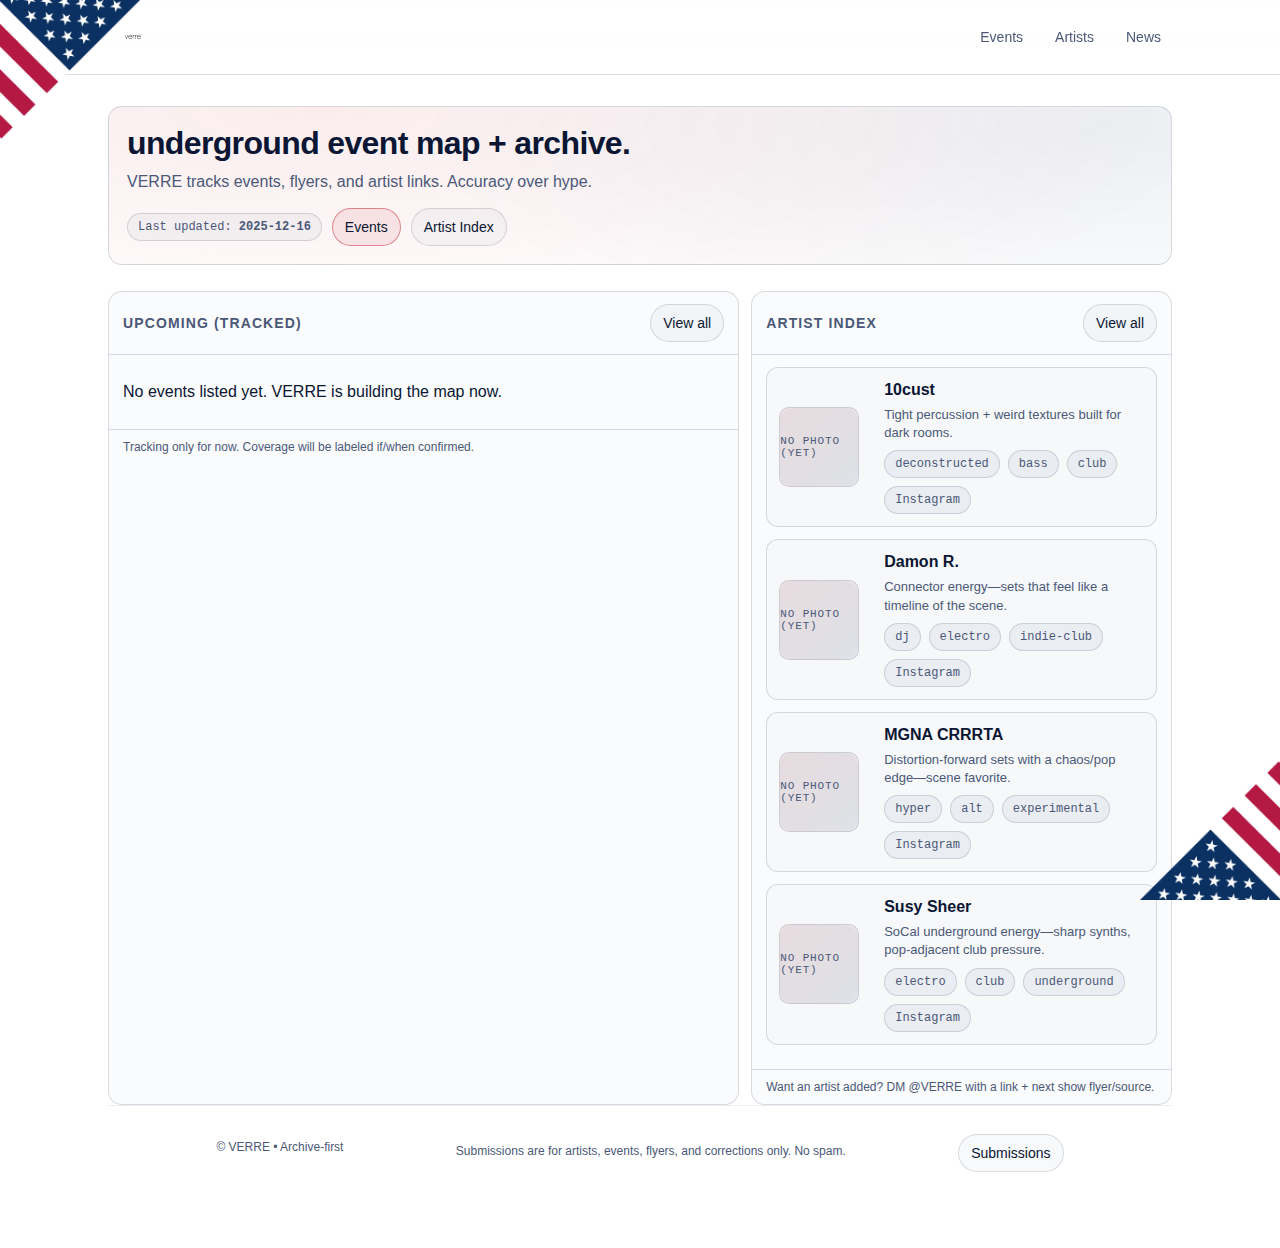
<file: index.html>
<!doctype html>
<html lang="en">
<head>
  <meta charset="utf-8" />
  <meta name="viewport" content="width=device-width, initial-scale=1" />
  <title>VERRE — Scene Map</title>
  <link rel="stylesheet" href="style.css" />
</head>

<body data-page="home">
  <!-- Flag corners: keep off for now (CSS display:none) -->
  <div class="flag-corner tl" aria-hidden="true"></div>
  <div class="flag-corner br" aria-hidden="true"></div>

  <div class="topbar">
    <div class="nav">
      <a class="brand" href="index.html" aria-label="VERRE home">
        <img class="logo" src="assets/brand/verre.png" alt="VERRE logo" />
      </a>

      <div class="menu">
        <a href="events.html">Events</a>
        <a href="artists.html">Artists</a>
        <a href="news.html">News</a>
      </div>
    </div>
  </div>

  <div class="wrap">
    <div class="hero">
      <h1>underground event map + archive.</h1>
      <p>VERRE tracks events, flyers, and artist links. Accuracy over hype.</p>
      <div class="meta">
        <span class="pill">Last updated: <strong id="lastUpdated"></strong></span>
        <a class="btn primary" href="events.html">Events</a>
        <a class="btn" href="artists.html">Artist Index</a>
      </div>
    </div>

    <div class="grid">
      <div class="card">
        <div class="hd">
          <h2>Upcoming (tracked)</h2>
          <a class="btn" href="events.html">View all</a>
        </div>
        <div class="bd">
          <div class="list" id="homeEvents"></div>
        </div>
        <div class="ft">Tracking only for now. Coverage will be labeled if/when confirmed.</div>
      </div>

      <div class="card">
        <div class="hd">
          <h2>Artist index</h2>
          <a class="btn" href="artists.html">View all</a>
        </div>
        <div class="bd">
          <div class="list" id="homeArtists"></div>
        </div>
        <div class="ft">Want an artist added? DM @VERRE with a link + next show flyer/source.</div>
      </div>
    </div>

    <div class="footer">
      <div>© VERRE • Archive-first </div>

      <p class="sub" style="margin:8px 0 0; max-width:520px;">
        Submissions are for artists, events, flyers, and corrections only. No spam.
      </p>

      <div style="margin-top:12px;">
        <a class="btn" href="press.html">Submissions</a>
      </div>
    </div>
  </div>

  <script src="data.js"></script>
  <script src="app.js"></script>
</body>
</html>
</file>
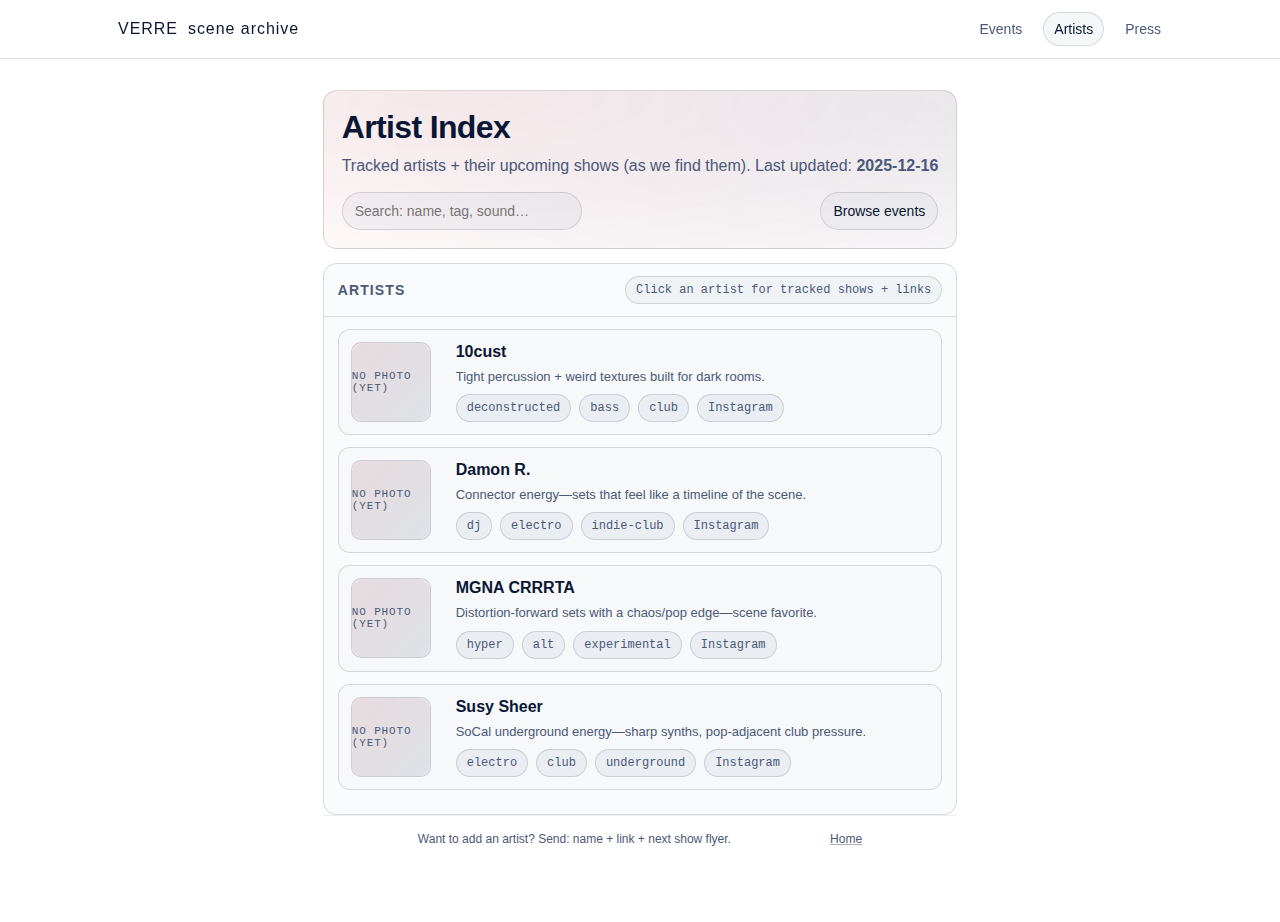
<file: artists.html>
<!doctype html>
<html lang="en">
<head>
  <meta charset="utf-8" />
  <meta name="viewport" content="width=device-width, initial-scale=1" />
  <title>VERRE — Artists</title>
  <link rel="stylesheet" href="style.css" />
</head>
<body data-page="artists">
  <div class="topbar">
    <div class="nav">
      <a class="brand" href="index.html"><span class="mark"></span><span class="name">VERRE</span><span class="tag">scene archive</span></a>
      <div class="menu">
        <a href="events.html">Events</a>
        <a href="artists.html">Artists</a>
        <a href="press.html">Press</a>
      </div>
    </div>
  </div>

  <div class="wrap">
    <div class="hero">
      <h1>Artist Index</h1>
      <p>Tracked artists + their upcoming shows (as we find them). Last updated: <strong id="lastUpdated"></strong></p>
      <div class="meta tools">
        <div class="search">
          <input id="q" type="search" placeholder="Search: name, tag, sound…" />
        </div>
        <a class="btn" href="events.html">Browse events</a>
      </div>
    </div>

    <div class="card">
      <div class="hd">
        <h2>Artists</h2>
        <span class="pill">Click an artist for tracked shows + links</span>
      </div>
      <div class="bd">
        <div class="list" id="artistsList"></div>
      </div>
    </div>

    <div class="footer">
      <div>Want to add an artist? Send: name + link + next show flyer.</div>
      <div><a class="smalllink" href="index.html">Home</a></div>
    </div>
  </div>

  <script src="data.js"></script>
  <script src="app.js"></script>
</body>
</html>
</file>
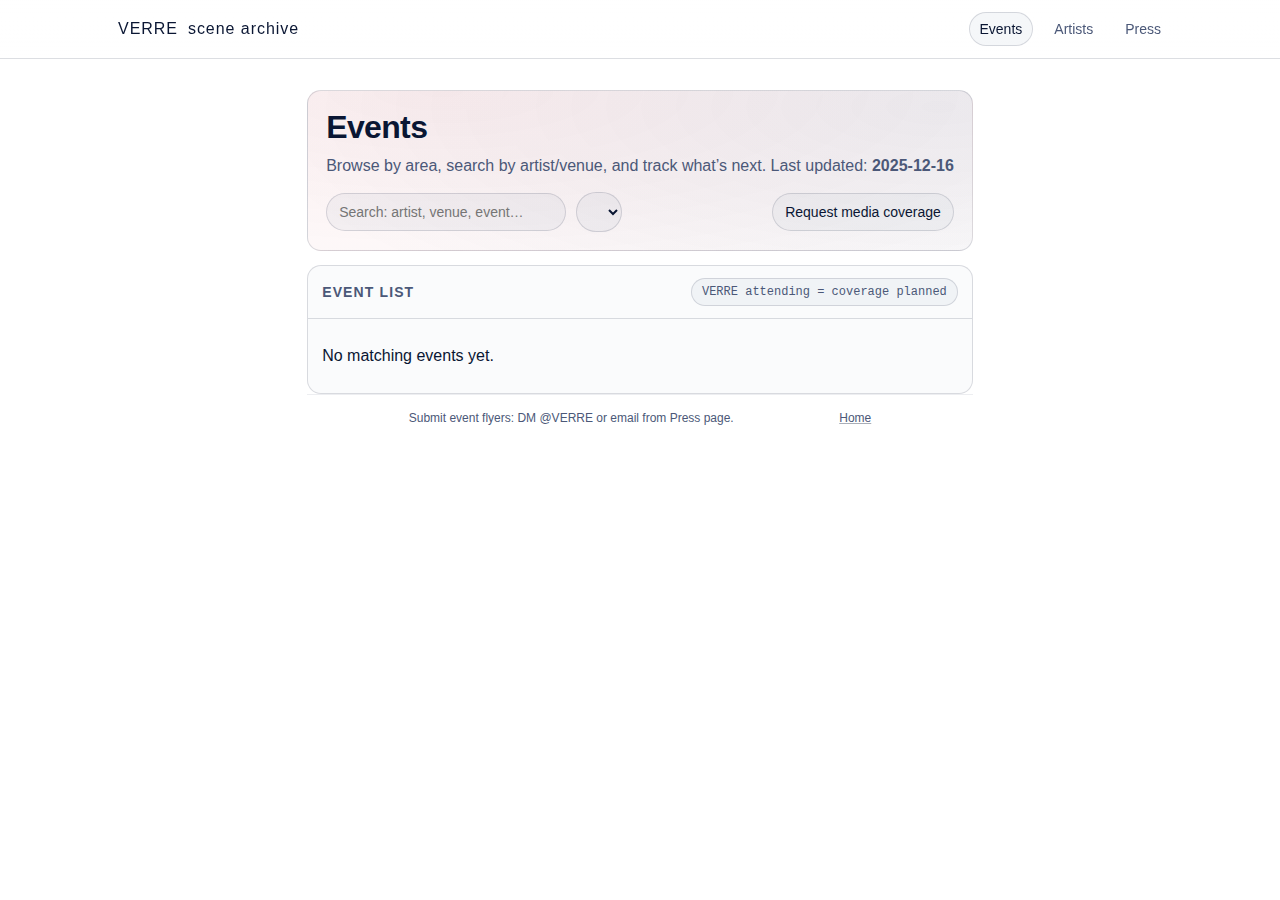
<file: events.html>
<!doctype html>
<html lang="en">
<head>
  <meta charset="utf-8" />
  <meta name="viewport" content="width=device-width, initial-scale=1" />
  <title>VERRE — Events</title>
  <link rel="stylesheet" href="style.css" />
</head>
<body data-page="events">
  <div class="topbar">
    <div class="nav">
      <a class="brand" href="index.html"><span class="mark"></span><span class="name">VERRE</span><span class="tag">scene archive</span></a>
      <div class="menu">
        <a href="events.html">Events</a>
        <a href="artists.html">Artists</a>
        <a href="press.html">Press</a>
      </div>
    </div>
  </div>

  <div class="wrap">
    <div class="hero">
      <h1>Events</h1>
      <p>Browse by area, search by artist/venue, and track what’s next. Last updated: <strong id="lastUpdated"></strong></p>
      <div class="meta tools">
        <div class="search">
          <input id="q" type="search" placeholder="Search: artist, venue, event…" />
          <select id="areaFilter"></select>
        </div>
        <a class="btn" href="press.html">Request media coverage</a>
      </div>
    </div>

    <div class="card">
      <div class="hd">
        <h2>Event list</h2>
        <span class="pill">VERRE attending = coverage planned</span>
      </div>
      <div class="bd">
        <div class="list" id="eventsList"></div>
      </div>
    </div>

    <div class="footer">
      <div>Submit event flyers: DM @VERRE or email from Press page.</div>
      <div><a class="smalllink" href="index.html">Home</a></div>
    </div>
  </div>

  <script src="data.js"></script>
  <script src="app.js"></script>
</body>
</html>
</file>
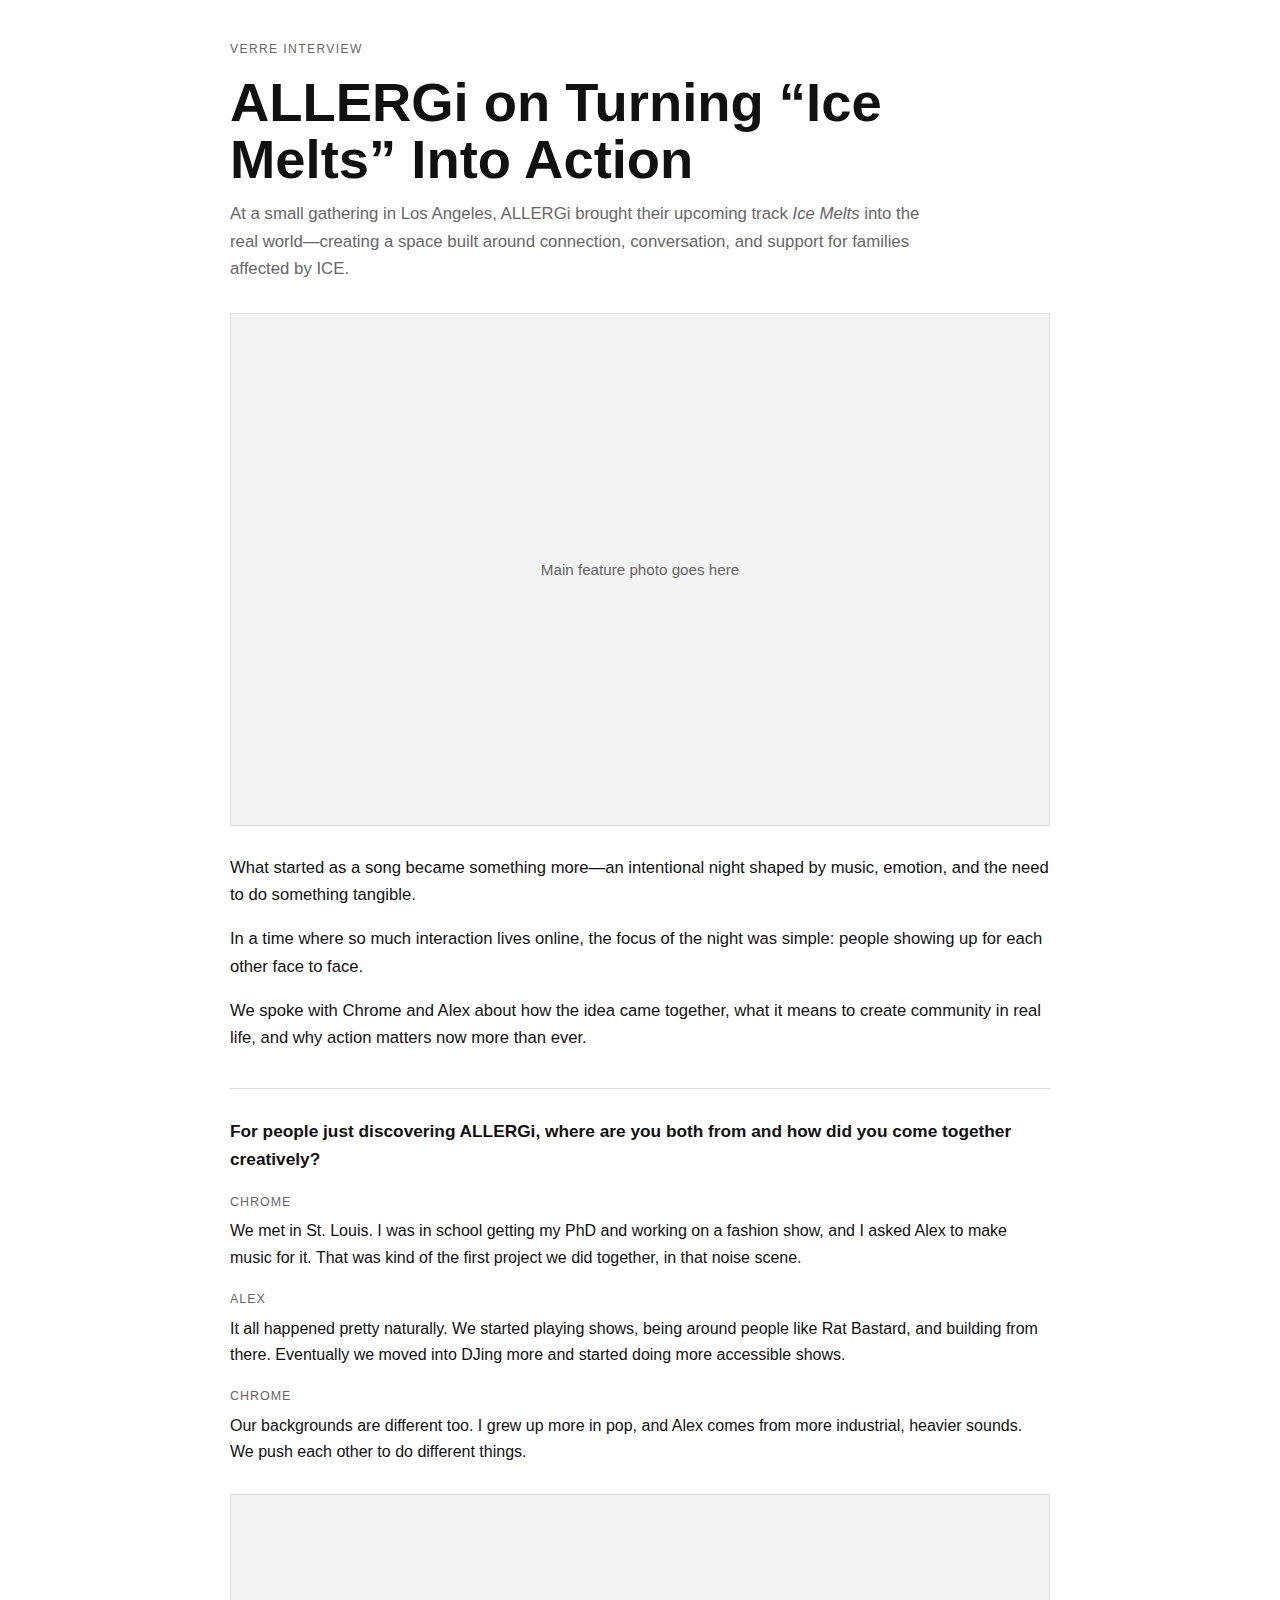
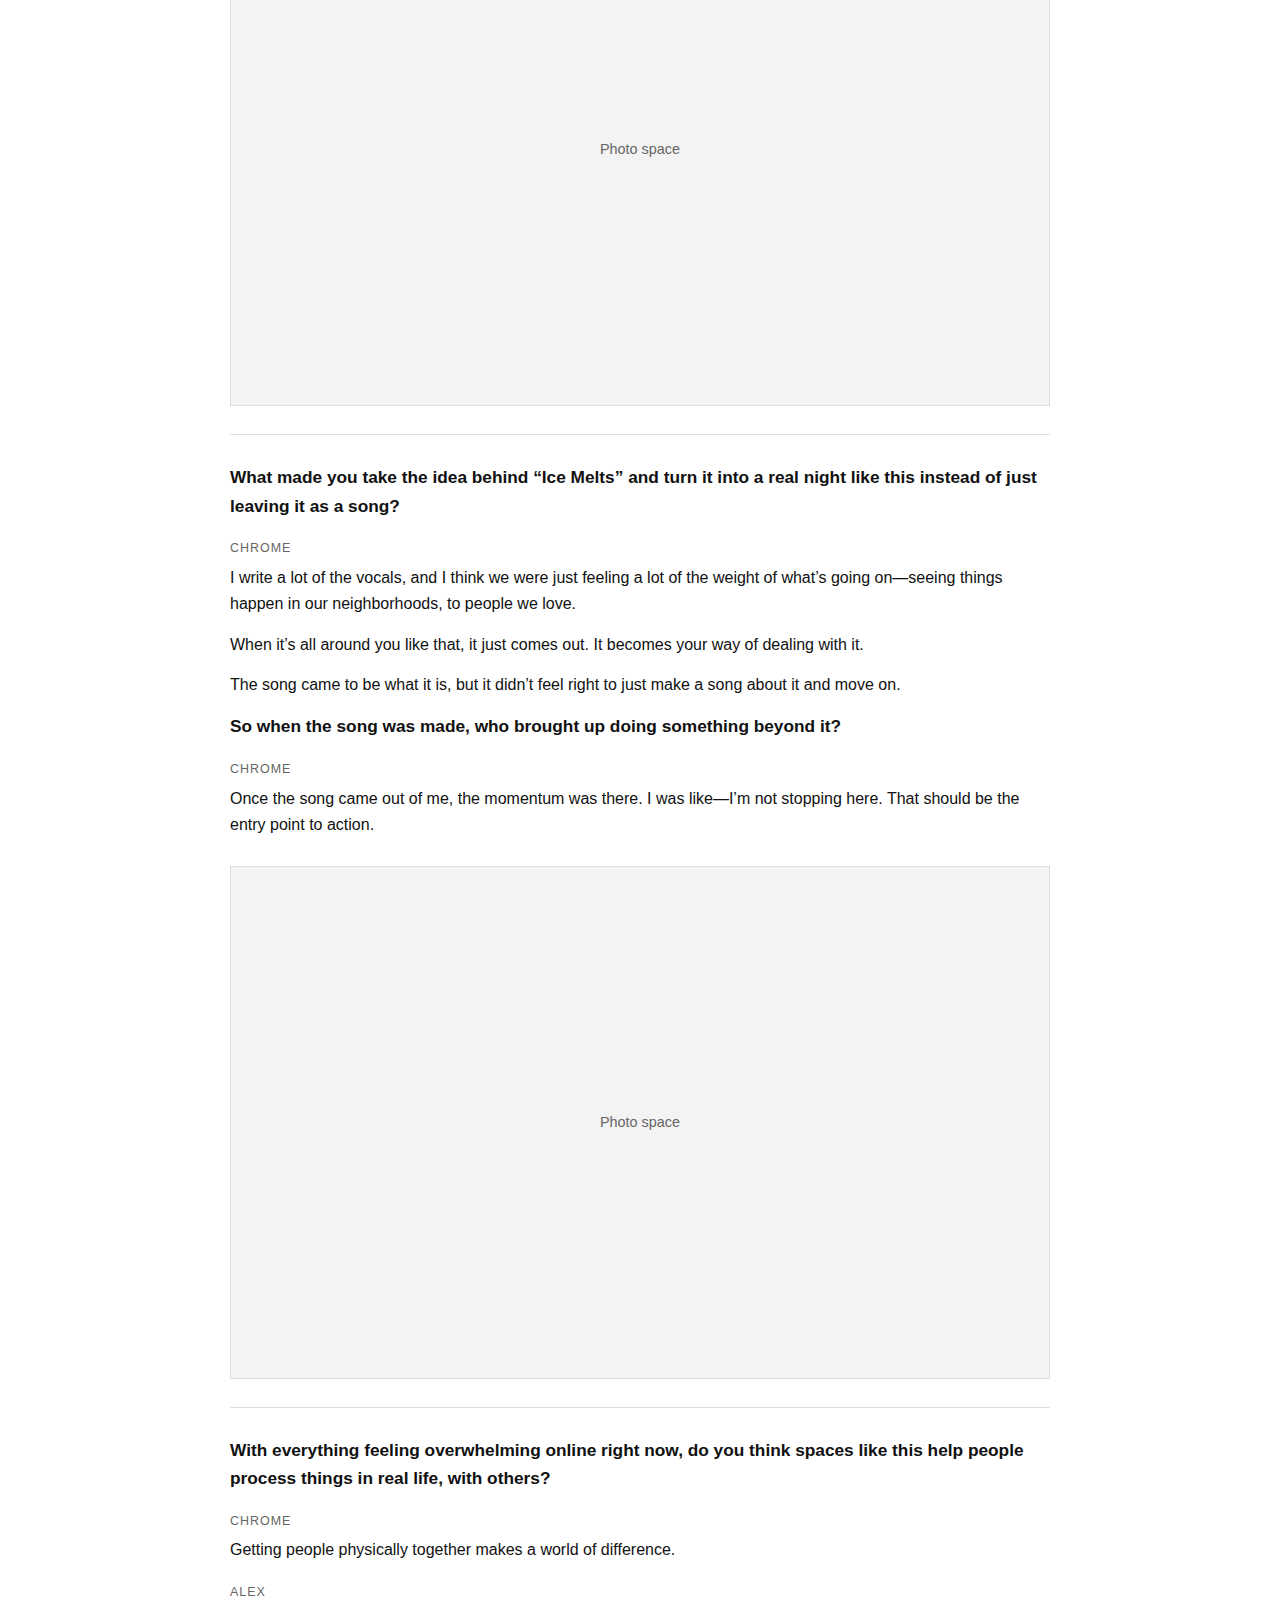
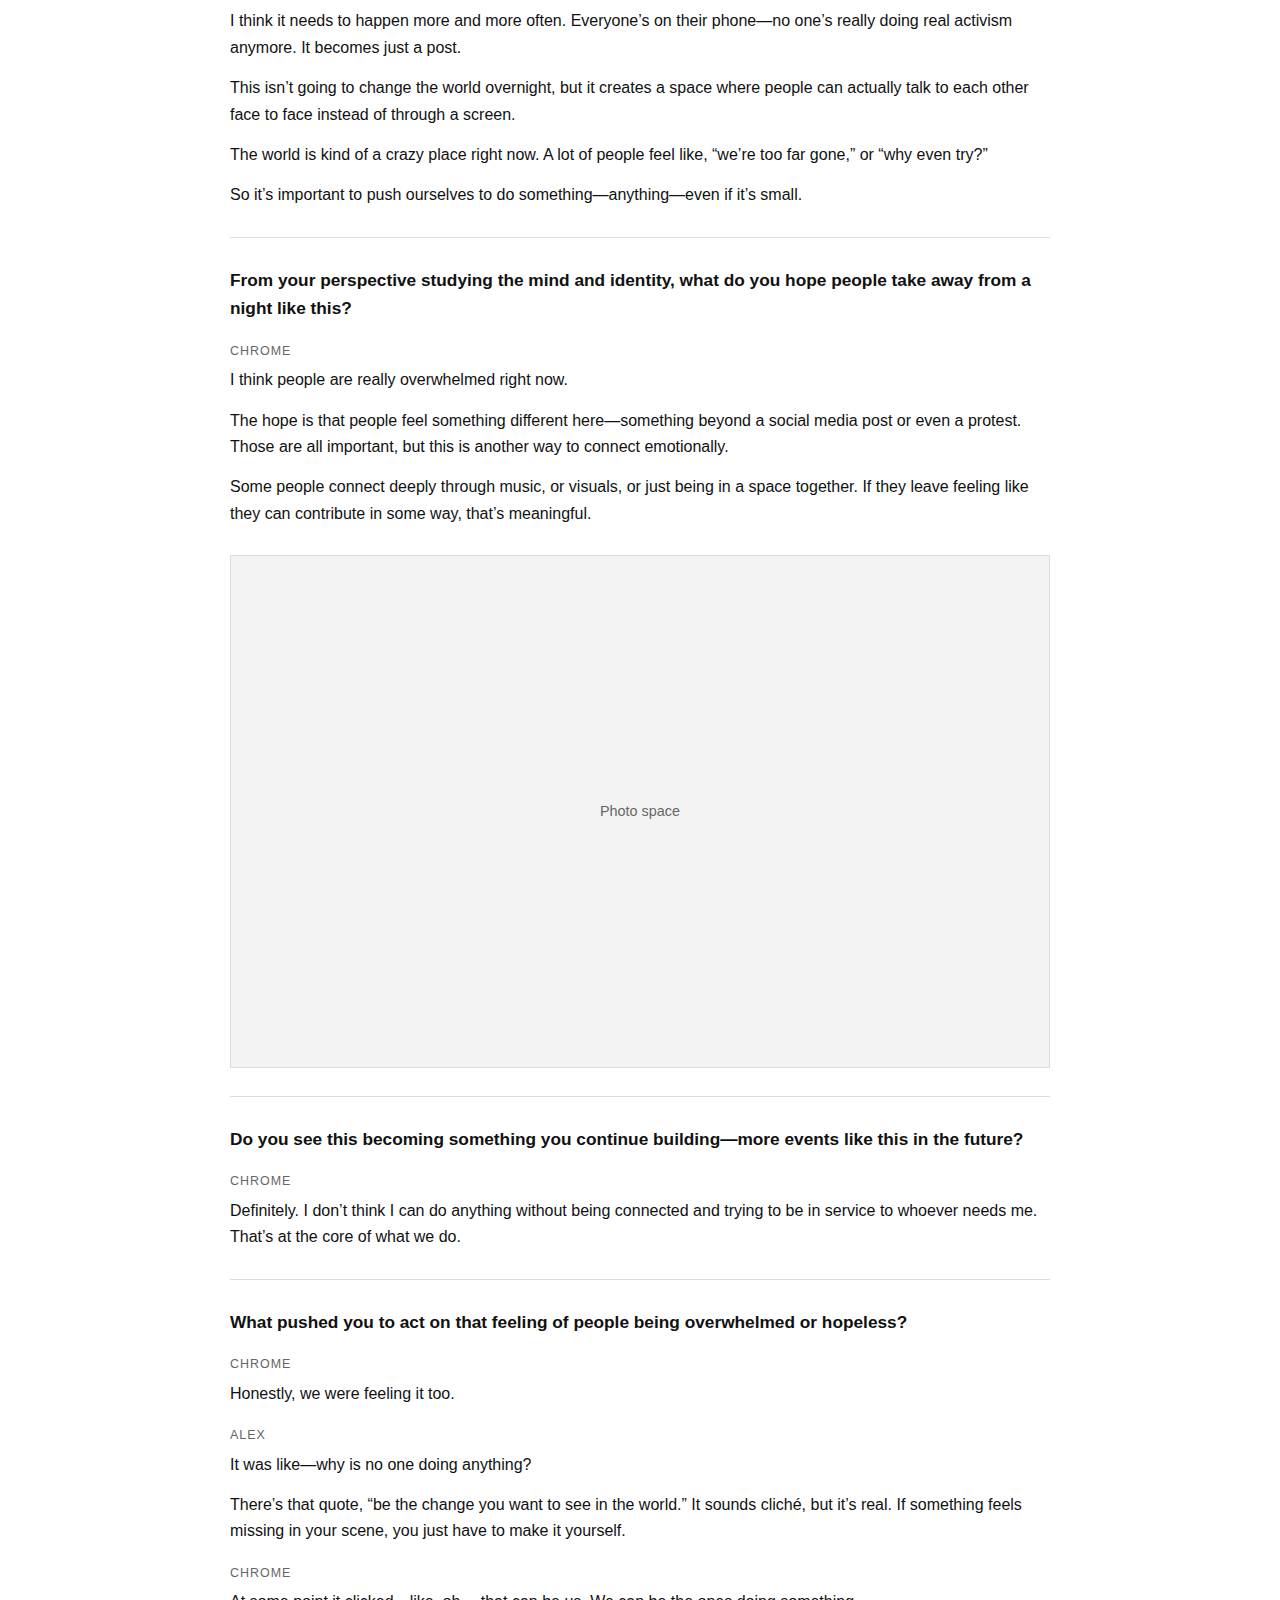
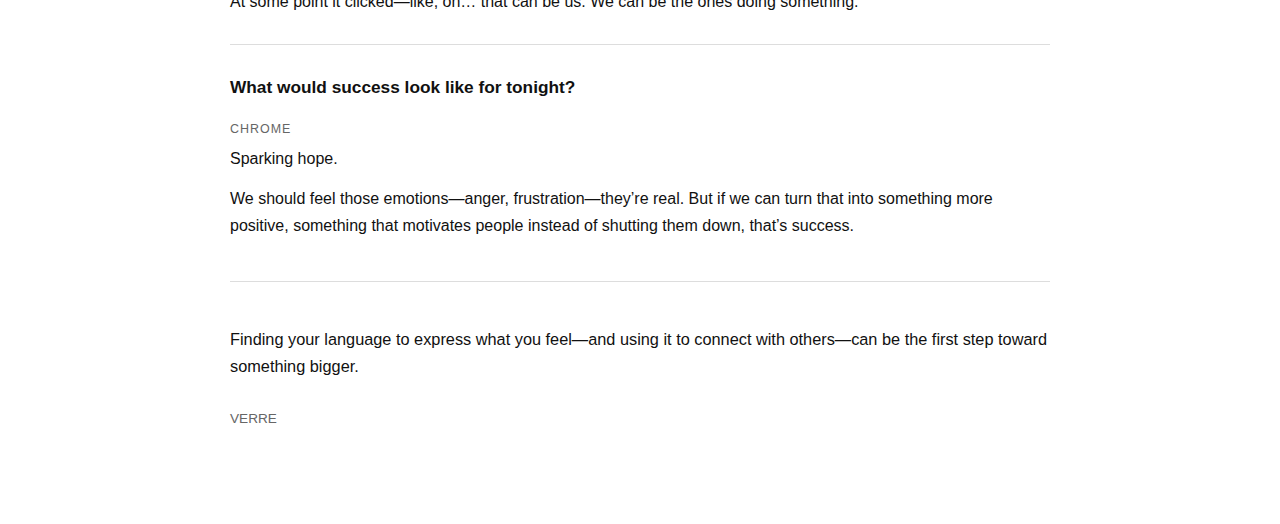
<file: ice-melts.html>
<!doctype html>
<html lang="en">
<head>
  <meta charset="UTF-8" />
  <meta name="viewport" content="width=device-width, initial-scale=1.0" />
  <title>ALLERGi on Turning “Ice Melts” Into Action — VERRE</title>
  <style>
    :root{
      --bg:#ffffff;
      --text:#111111;
      --muted:#666666;
      --line:#dddddd;
      --max:820px;
    }

    *{
      box-sizing:border-box;
    }

    body{
      margin:0;
      background:var(--bg);
      color:var(--text);
      font-family:Arial, Helvetica, sans-serif;
      line-height:1.65;
    }

    .page{
      width:100%;
      padding:40px 20px 80px;
    }

    .article{
      max-width:var(--max);
      margin:0 auto;
    }

    .eyebrow{
      font-size:12px;
      letter-spacing:0.12em;
      text-transform:uppercase;
      color:var(--muted);
      margin-bottom:14px;
    }

    h1{
      font-size:clamp(2rem, 5vw, 3.4rem);
      line-height:1.05;
      margin:0 0 12px;
      font-weight:700;
    }

    .dek{
      font-size:1.05rem;
      color:var(--muted);
      max-width:700px;
      margin:0 0 30px;
    }

    .hero-image,
    .inline-image{
      width:100%;
      border:1px solid var(--line);
      background:#f3f3f3;
      display:flex;
      align-items:center;
      justify-content:center;
      text-align:center;
      color:var(--muted);
      overflow:hidden;
    }

    .hero-image{
      aspect-ratio:16 / 10;
      margin:0 0 28px;
      font-size:0.95rem;
    }

    .inline-image{
      aspect-ratio:16 / 10;
      margin:28px 0;
      font-size:0.9rem;
    }

    .intro{
      font-size:1.04rem;
      margin-bottom:36px;
    }

    .qa{
      border-top:1px solid var(--line);
      padding-top:28px;
      margin-top:28px;
    }

    .question{
      font-size:1.08rem;
      font-weight:700;
      margin:0 0 14px;
    }

    .answer-label{
      font-size:0.78rem;
      letter-spacing:0.08em;
      text-transform:uppercase;
      color:var(--muted);
      margin:18px 0 6px;
    }

    .answer{
      margin:0 0 14px;
    }

    .closing{
      border-top:1px solid var(--line);
      margin-top:42px;
      padding-top:28px;
      font-size:1.02rem;
    }

    .footer-note{
      margin-top:28px;
      font-size:0.85rem;
      color:var(--muted);
    }

    em{
      font-style:italic;
    }

    @media (max-width:640px){
      .page{
        padding:24px 16px 56px;
      }

      .question{
        font-size:1rem;
      }

      .intro,
      .closing{
        font-size:0.98rem;
      }
    }
  </style>
</head>
<body>
  <main class="page">
    <article class="article">
      <div class="eyebrow">VERRE Interview</div>

      <h1>ALLERGi on Turning “Ice Melts” Into Action</h1>

      <p class="dek">
        At a small gathering in Los Angeles, ALLERGi brought their upcoming track
        <em>Ice Melts</em> into the real world—creating a space built around connection,
        conversation, and support for families affected by ICE.
      </p>

      <div class="hero-image">
        <!-- Replace this with your main image -->
        <span>Main feature photo goes here</span>
      </div>

      <section class="intro">
        <p>
          What started as a song became something more—an intentional night shaped by
          music, emotion, and the need to do something tangible.
        </p>
        <p>
          In a time where so much interaction lives online, the focus of the night was
          simple: people showing up for each other face to face.
        </p>
        <p>
          We spoke with Chrome and Alex about how the idea came together, what it means
          to create community in real life, and why action matters now more than ever.
        </p>
      </section>

      <section class="qa">
        <h2 class="question">
          For people just discovering ALLERGi, where are you both from and how did you come
          together creatively?
        </h2>

        <div class="answer-label">Chrome</div>
        <p class="answer">
          We met in St. Louis. I was in school getting my PhD and working on a fashion
          show, and I asked Alex to make music for it. That was kind of the first project
          we did together, in that noise scene.
        </p>

        <div class="answer-label">Alex</div>
        <p class="answer">
          It all happened pretty naturally. We started playing shows, being around people
          like Rat Bastard, and building from there. Eventually we moved into DJing more
          and started doing more accessible shows.
        </p>

        <div class="answer-label">Chrome</div>
        <p class="answer">
          Our backgrounds are different too. I grew up more in pop, and Alex comes from
          more industrial, heavier sounds. We push each other to do different things.
        </p>
      </section>

      <div class="inline-image">
        <!-- Replace this with an image from the event or portrait -->
        <span>Photo space</span>
      </div>

      <section class="qa">
        <h2 class="question">
          What made you take the idea behind “Ice Melts” and turn it into a real night like
          this instead of just leaving it as a song?
        </h2>

        <div class="answer-label">Chrome</div>
        <p class="answer">
          I write a lot of the vocals, and I think we were just feeling a lot of the
          weight of what’s going on—seeing things happen in our neighborhoods, to people
          we love.
        </p>

        <p class="answer">
          When it’s all around you like that, it just comes out. It becomes your way of
          dealing with it.
        </p>

        <p class="answer">
          The song came to be what it is, but it didn’t feel right to just make a song
          about it and move on.
        </p>

        <h2 class="question">
          So when the song was made, who brought up doing something beyond it?
        </h2>

        <div class="answer-label">Chrome</div>
        <p class="answer">
          Once the song came out of me, the momentum was there. I was like—I’m not stopping
          here. That should be the entry point to action.
        </p>
      </section>

      <div class="inline-image">
        <!-- Replace this with artwork, DJ photo, or crowd detail -->
        <span>Photo space</span>
      </div>

      <section class="qa">
        <h2 class="question">
          With everything feeling overwhelming online right now, do you think spaces like
          this help people process things in real life, with others?
        </h2>

        <div class="answer-label">Chrome</div>
        <p class="answer">
          Getting people physically together makes a world of difference.
        </p>

        <div class="answer-label">Alex</div>
        <p class="answer">
          I think it needs to happen more and more often. Everyone’s on their phone—no
          one’s really doing real activism anymore. It becomes just a post.
        </p>

        <p class="answer">
          This isn’t going to change the world overnight, but it creates a space where
          people can actually talk to each other face to face instead of through a screen.
        </p>

        <p class="answer">
          The world is kind of a crazy place right now. A lot of people feel like, “we’re
          too far gone,” or “why even try?”
        </p>

        <p class="answer">
          So it’s important to push ourselves to do something—anything—even if it’s small.
        </p>
      </section>

      <section class="qa">
        <h2 class="question">
          From your perspective studying the mind and identity, what do you hope people
          take away from a night like this?
        </h2>

        <div class="answer-label">Chrome</div>
        <p class="answer">
          I think people are really overwhelmed right now.
        </p>

        <p class="answer">
          The hope is that people feel something different here—something beyond a social
          media post or even a protest. Those are all important, but this is another way
          to connect emotionally.
        </p>

        <p class="answer">
          Some people connect deeply through music, or visuals, or just being in a space
          together. If they leave feeling like they can contribute in some way, that’s
          meaningful.
        </p>
      </section>

      <div class="inline-image">
        <!-- Replace this with another event photo -->
        <span>Photo space</span>
      </div>

      <section class="qa">
        <h2 class="question">
          Do you see this becoming something you continue building—more events like this in
          the future?
        </h2>

        <div class="answer-label">Chrome</div>
        <p class="answer">
          Definitely. I don’t think I can do anything without being connected and trying to
          be in service to whoever needs me. That’s at the core of what we do.
        </p>
      </section>

      <section class="qa">
        <h2 class="question">
          What pushed you to act on that feeling of people being overwhelmed or hopeless?
        </h2>

        <div class="answer-label">Chrome</div>
        <p class="answer">
          Honestly, we were feeling it too.
        </p>

        <div class="answer-label">Alex</div>
        <p class="answer">
          It was like—why is no one doing anything?
        </p>

        <p class="answer">
          There’s that quote, “be the change you want to see in the world.” It sounds
          cliché, but it’s real. If something feels missing in your scene, you just have
          to make it yourself.
        </p>

        <div class="answer-label">Chrome</div>
        <p class="answer">
          At some point it clicked—like, oh… that can be us. We can be the ones doing
          something.
        </p>
      </section>

      <section class="qa">
        <h2 class="question">
          What would success look like for tonight?
        </h2>

        <div class="answer-label">Chrome</div>
        <p class="answer">
          Sparking hope.
        </p>

        <p class="answer">
          We should feel those emotions—anger, frustration—they’re real. But if we can
          turn that into something more positive, something that motivates people instead
          of shutting them down, that’s success.
        </p>
      </section>

      <section class="closing">
        <p>
          Finding your language to express what you feel—and using it to connect with
          others—can be the first step toward something bigger.
        </p>

        <p class="footer-note">
          VERRE
        </p>
      </section>
    </article>
  </main>
</body>
</html>
</file>
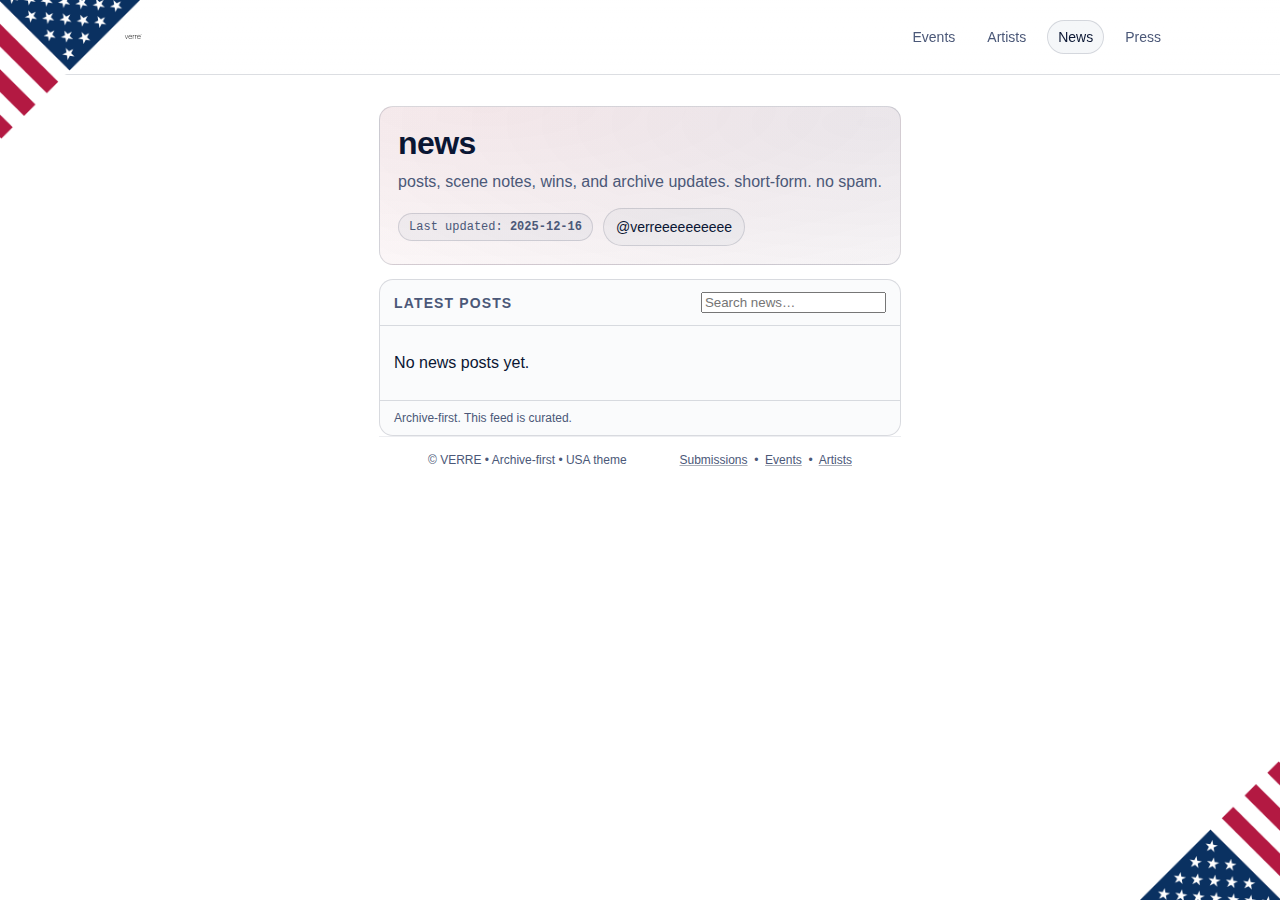
<file: news.html>
<!DOCTYPE html>
<html lang="en">
<head>
  <meta charset="UTF-8" />
  <meta name="viewport" content="width=device-width, initial-scale=1.0" />
  <title>VERRE — News</title>
  <link rel="stylesheet" href="style.css" />
</head>

<body data-page="news">
  <!-- Flag corners (same as index) -->
  <div class="flag-corner tl" aria-hidden="true"></div>
  <div class="flag-corner br" aria-hidden="true"></div>

  <!-- Use the SAME topbar/nav structure as your modern index -->
  <div class="topbar">
    <div class="nav">
      <a class="brand" href="index.html" aria-label="VERRE home">
        <img class="logo" src="assets/brand/verre.png" alt="VERRE logo" />
      </a>

      <div class="menu">
        <a href="events.html">Events</a>
        <a href="artists.html">Artists</a>
        <a href="news.html">News</a>
        <a href="press.html">Press</a>
      </div>
    </div>
  </div>

  <div class="wrap">
    <!-- Tumblr-style header block -->
    <div class="hero">
      <h1>news</h1>
      <p>posts, scene notes, wins, and archive updates. short-form. no spam.</p>

      <div class="meta">
        <span class="pill">Last updated: <strong id="lastUpdated"></strong></span>
        <a class="btn" href="https://www.instagram.com/verreeeeeeeeee/" target="_blank" rel="noopener">@verreeeeeeeeee</a>
      </div>
    </div>

    <!-- Feed -->
    <div class="card">
      <div class="hd">
        <h2>Latest posts</h2>
        <div class="row" style="margin-top:0;">
          <input id="newsSearch" class="input" placeholder="Search news…" />
        </div>
      </div>

      <div class="bd">
        <div id="newsList" class="list"></div>
      </div>

      <div class="ft">Archive-first. This feed is curated.</div>
    </div>

    <!-- Footer matches your index vibe -->
    <div class="footer">
      <div>© VERRE • Archive-first • USA theme</div>
      <div>
        <a class="smalllink" href="press.html">Submissions</a>
        &nbsp;•&nbsp;
        <a class="smalllink" href="events.html">Events</a>
        &nbsp;•&nbsp;
        <a class="smalllink" href="artists.html">Artists</a>
      </div>
    </div>
  </div>

  <script src="data.js"></script>
  <script src="app.js"></script>
</body>
</html>
</file>
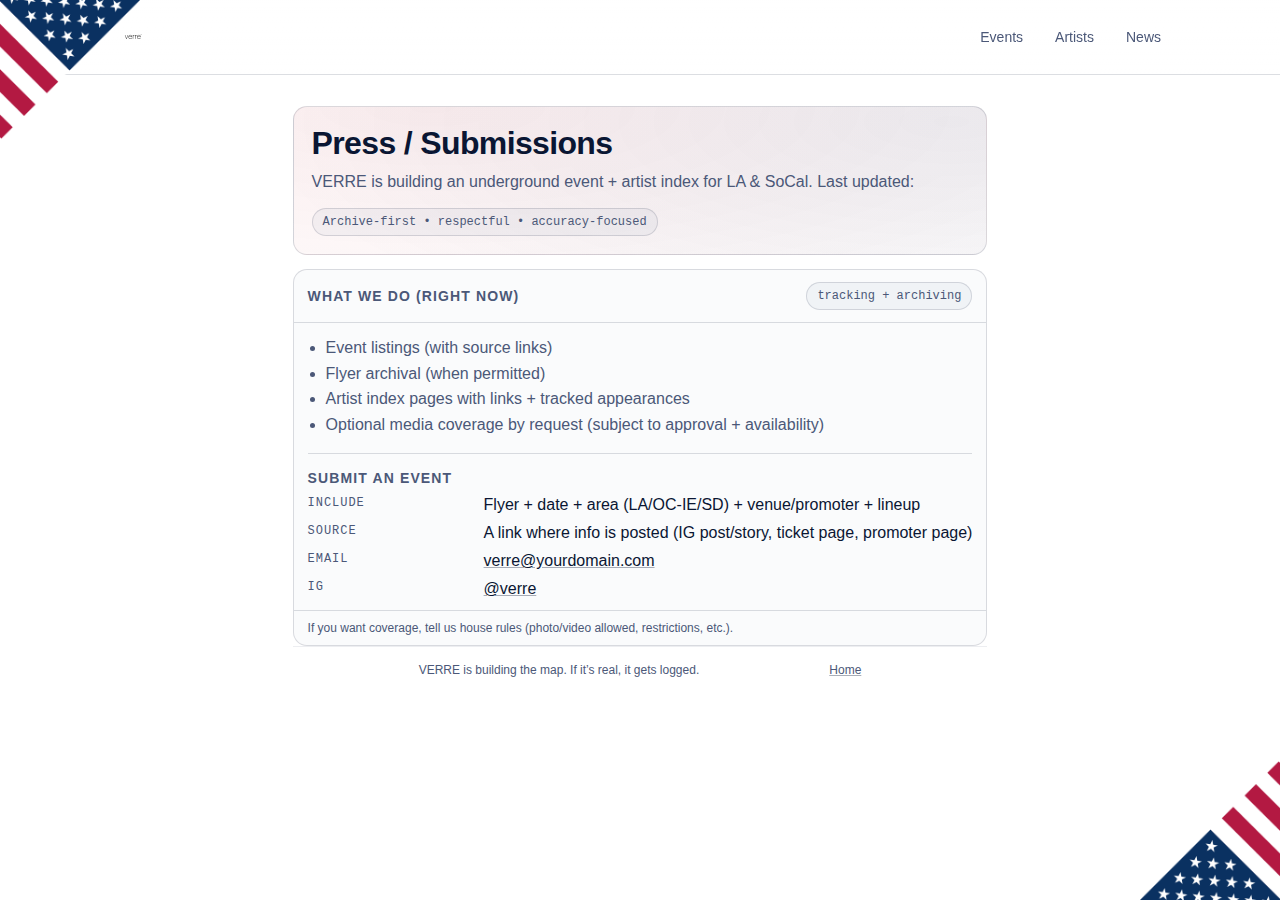
<file: press.html>
<!doctype html>
<html lang="en">
<head>
  <meta charset="utf-8" />
  <meta name="viewport" content="width=device-width, initial-scale=1" />
  <title>VERRE — Submissions</title>
  <link rel="stylesheet" href="style.css" />
</head>
<body data-page="press">
  <div class="flag-corner tl" aria-hidden="true"></div>
  <div class="flag-corner br" aria-hidden="true"></div>

  <div class="topbar">
    <div class="nav">
      <a class="brand" href="index.html" aria-label="VERRE home">
        <img class="logo" src="assets/brand/verre.png" alt="VERRE logo" />
      </a>
      <div class="menu">
         <a href="events.html">Events</a>
        <a href="artists.html">Artists</a>
        <a href="news.html">News</a>
      </div>
    </div>
  </div>

  <div class="wrap">
    <div class="hero">
      <h1>Press / Submissions</h1>
      <p>VERRE is building an underground event + artist index for LA & SoCal. Last updated: <strong id="lastUpdated"></strong></p>
      <div class="meta">
        <span class="pill">Archive-first • respectful • accuracy-focused</span>
      </div>
    </div>

    <div class="card">
      <div class="hd">
        <h2>What we do (right now)</h2>
        <span class="pill">tracking + archiving</span>
      </div>
      <div class="bd">
        <ul style="margin:0; padding-left:18px; color:var(--muted); line-height:1.6">
          <li>Event listings (with source links)</li>
          <li>Flyer archival (when permitted)</li>
          <li>Artist index pages with links + tracked appearances</li>
          <li>Optional media coverage by request (subject to approval + availability)</li>
        </ul>

        <hr class="sep">

        <h3 style="margin:0 0 10px; font-size:14px; color:var(--muted); letter-spacing:.08em; text-transform:uppercase;">Submit an event</h3>
        <dl class="kv">
          <dt>Include</dt><dd>Flyer + date + area (LA/OC-IE/SD) + venue/promoter + lineup</dd>
          <dt>Source</dt><dd>A link where info is posted (IG post/story, ticket page, promoter page)</dd>
          <dt>Email</dt><dd><a class="smalllink" href="mailto:verre@yourdomain.com">verre@yourdomain.com</a></dd>
          <dt>IG</dt><dd><a class="smalllink" href="#" target="_blank" rel="noopener">@verre</a></dd>
        </dl>
      </div>
      <div class="ft">If you want coverage, tell us house rules (photo/video allowed, restrictions, etc.).</div>
    </div>

    <div class="footer">
      <div>VERRE is building the map. If it’s real, it gets logged.</div>
      <div><a class="smalllink" href="index.html">Home</a></div>
    </div>
  </div>

  <script src="data.js"></script>
  <script src="app.js"></script>
</body>
</html>
</file>
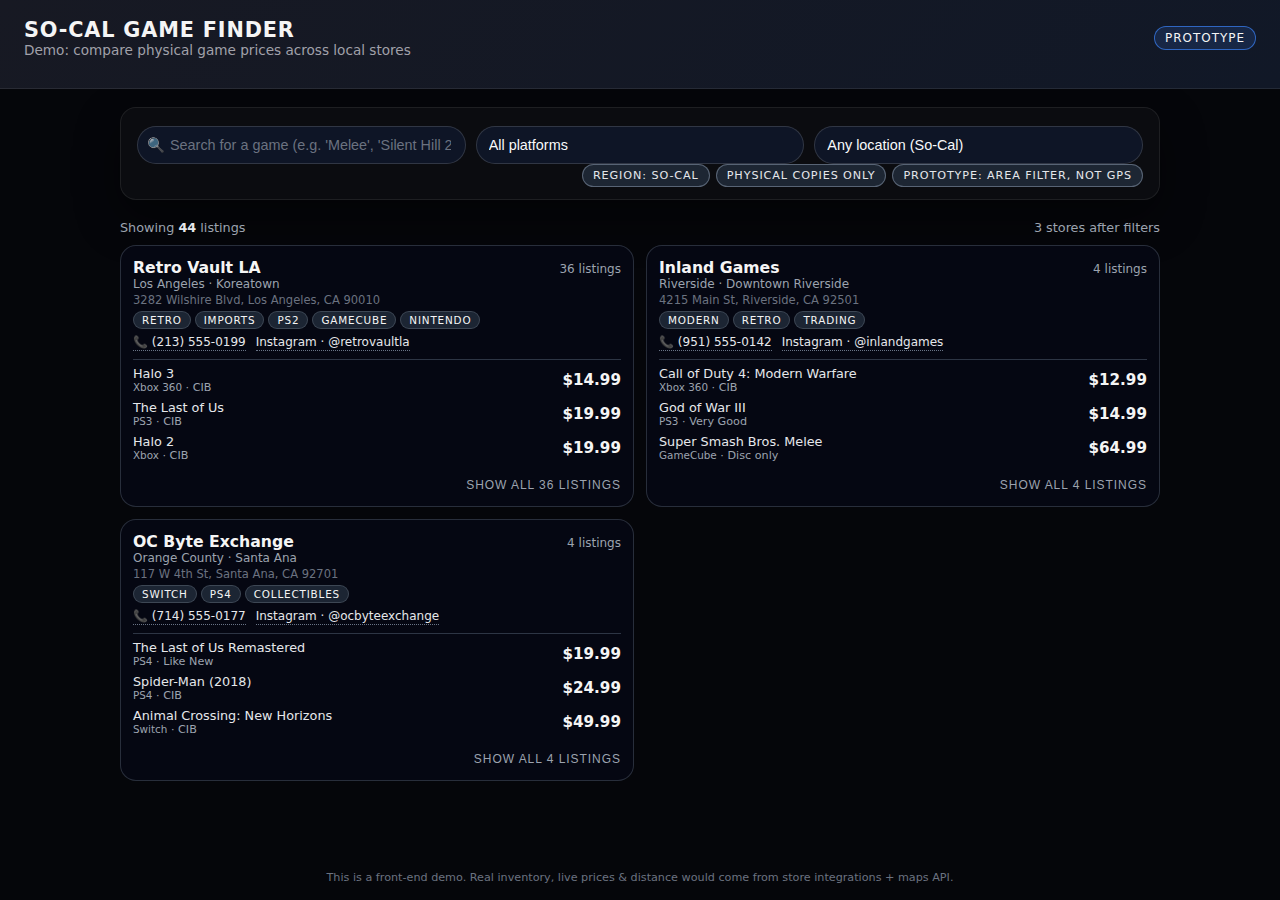
<file: socal-game-finder-platform-groups.html>
<!DOCTYPE html>
<html lang="en">
<head>
  <meta charset="UTF-8" />
  <title>So-Cal Game Stores – Demo (Platform Groups)</title>
  <meta name="viewport" content="width=device-width, initial-scale=1.0" />

  <style>
    /* ============= RESET ============= */
    *, *::before, *::after {
      box-sizing: border-box;
    }
    body {
      margin: 0;
      font-family: system-ui, -apple-system, BlinkMacSystemFont, "Segoe UI", sans-serif;
      background: #05060a;
      color: #f5f5f5;
    }
    a { color: inherit; text-decoration: none; }

    /* ============= LAYOUT ============= */
    .page {
      min-height: 100vh;
      display: flex;
      flex-direction: column;
    }

    header {
      padding: 16px 20px;
      background: linear-gradient(135deg, #171923, #111827);
      border-bottom: 1px solid rgba(255,255,255,0.08);
      position: sticky;
      top: 0;
      z-index: 10;
    }

    .brand {
      display: flex;
      justify-content: space-between;
      align-items: center;
      gap: 8px;
      margin-bottom: 12px;
    }

    .brand-title {
      font-size: 1.3rem;
      font-weight: 700;
      letter-spacing: 0.04em;
      text-transform: uppercase;
    }

    .brand-pill {
      font-size: 0.75rem;
      padding: 4px 10px;
      border-radius: 999px;
      background: rgba(59,130,246,0.15);
      border: 1px solid rgba(59,130,246,0.7);
      text-transform: uppercase;
      letter-spacing: 0.08em;
      white-space: nowrap;
    }

    .header-sub {
      font-size: 0.85rem;
      color: #a1a1aa;
    }

    main {
      flex: 1;
      padding: 16px 16px 40px;
      max-width: 1080px;
      width: 100%;
      margin: 0 auto;
    }

    /* ============= SEARCH BAR ============= */
    .search-card {
      background: #0b0c10;
      border-radius: 16px;
      padding: 14px 14px 10px;
      border: 1px solid rgba(255,255,255,0.08);
      box-shadow: 0 18px 45px rgba(0,0,0,0.45);
      margin-bottom: 18px;
    }

    .search-row {
      display: flex;
      flex-direction: column;
      gap: 10px;
    }

    .field-group {
      display: flex;
      gap: 8px;
      flex: 1;
    }

    .input-wrapper {
      position: relative;
      flex: 1;
    }

    .input-wrapper input,
    .input-wrapper select {
      width: 100%;
      border-radius: 999px;
      border: 1px solid rgba(255,255,255,0.14);
      background: rgba(15,23,42,0.85);
      color: #f9fafb;
      padding: 10px 14px 10px 32px;
      font-size: 0.9rem;
      outline: none;
      appearance: none;
    }

    .input-wrapper select {
      padding-left: 12px;
    }

    .input-wrapper input::placeholder {
      color: #6b7280;
    }

    .input-icon {
      position: absolute;
      left: 10px;
      top: 50%;
      transform: translateY(-50%);
      font-size: 0.9rem;
      opacity: 0.7;
      pointer-events: none;
    }

    .filter-chips {
      margin-top: 8px;
      display: flex;
      flex-wrap: wrap;
      gap: 6px;
    }

    .chip {
      font-size: 0.7rem;
      padding: 4px 10px;
      border-radius: 999px;
      background: rgba(31,41,55,0.9);
      border: 1px solid rgba(148,163,184,0.5);
      text-transform: uppercase;
      letter-spacing: 0.08em;
      color: #e5e7eb;
    }

    /* ============= RESULTS SUMMARY ============= */
    .results-summary {
      font-size: 0.8rem;
      color: #9ca3af;
      margin-bottom: 10px;
      display: flex;
      justify-content: space-between;
      gap: 8px;
      flex-wrap: wrap;
    }

    .results-summary strong {
      color: #e5e7eb;
      font-weight: 600;
    }

    /* ============= STORE CARDS ============= */
    .store-grid {
      display: flex;
      flex-direction: column;
      gap: 10px;
    }

    .store-card {
      background: #050712;
      border-radius: 16px;
      padding: 12px 12px 10px;
      border: 1px solid rgba(148,163,184,0.25);
    }

    .store-header {
      display: flex;
      justify-content: space-between;
      align-items: baseline;
      gap: 6px;
      margin-bottom: 4px;
    }

    .store-name {
      font-size: 0.98rem;
      font-weight: 600;
    }

    .store-meta {
      font-size: 0.75rem;
      color: #9ca3af;
    }

    .store-address {
      font-size: 0.72rem;
      color: #6b7280;
      margin-top: 2px;
    }

    .store-tags {
      margin-top: 4px;
      display: flex;
      flex-wrap: wrap;
      gap: 4px;
    }

    .store-tag {
      font-size: 0.65rem;
      padding: 2px 8px;
      border-radius: 999px;
      background: rgba(31,41,55,0.9);
      border: 1px solid rgba(75,85,99,0.7);
      text-transform: uppercase;
      letter-spacing: 0.08em;
    }

    /* ============= STORE CONTACT ============= */
    .store-contact {
      margin-top: 6px;
      display: flex;
      flex-wrap: wrap;
      gap: 10px;
      font-size: 0.75rem;
      color: #9ca3af;
      align-items: center;
    }

    .store-contact a {
      color: #e5e7eb;
      text-decoration: none;
      border-bottom: 1px dotted rgba(148,163,184,0.7);
      padding-bottom: 1px;
    }

    .store-contact a:hover {
      border-bottom-style: solid;
    }

    /* ============= GAME LIST ============= */
    .game-list {
      margin-top: 8px;
      border-top: 1px solid rgba(55,65,81,0.8);
      padding-top: 6px;
      display: flex;
      flex-direction: column;
      gap: 6px;
    }

    .game-row {
      display: grid;
      grid-template-columns: minmax(0, 2.2fr) minmax(0, 1fr);
      gap: 4px 8px;
      align-items: center;
      font-size: 0.8rem;
    }

    .game-title {
      font-weight: 500;
      color: #e5e7eb;
    }

    .game-sub {
      font-size: 0.7rem;
      color: #9ca3af;
    }

    .game-price {
      justify-self: end;
      text-align: right;
      font-weight: 600;
      font-size: 0.95rem;
    }

    .game-pill {
      font-size: 0.65rem;
      color: #9ca3af;
    }

    .empty-state {
      margin-top: 30px;
      text-align: center;
      font-size: 0.9rem;
      color: #9ca3af;
    }

    /* ============= TOGGLE MORE LISTINGS ============= */
    .toggle-row {
      margin-top: 6px;
      text-align: right;
    }

    .toggle-btn {
      border: none;
      background: transparent;
      font-size: 0.75rem;
      text-transform: uppercase;
      letter-spacing: 0.08em;
      padding: 4px 0;
      cursor: pointer;
      color: #9ca3af;
    }

    .toggle-btn:hover {
      color: #e5e7eb;
    }

    /* ============= FOOTER ============= */
    footer {
      text-align: center;
      font-size: 0.7rem;
      color: #6b7280;
      padding: 10px 0 16px;
    }

    /* ============= RESPONSIVE ============= */
    @media (min-width: 640px) {
      header {
        padding: 18px 24px;
      }
      main {
        padding: 18px 20px 48px;
      }
      .search-card {
        padding: 18px 16px 12px;
        margin-bottom: 20px;
      }
      .search-row {
        flex-direction: row;
        align-items: center;
        flex-wrap: wrap;
      }
      .filter-chips {
        margin-top: 0;
        justify-content: flex-end;
      }
    }

    @media (min-width: 900px) {
      .store-grid {
        display: grid;
        grid-template-columns: repeat(2, minmax(0, 1fr));
        gap: 12px;
      }
    }
  </style>
</head>
<body>
  <div class="page">
    <header>
      <div class="brand">
        <div>
          <div class="brand-title">So-Cal Game Finder</div>
          <div class="header-sub">Demo: compare physical game prices across local stores</div>
        </div>
        <div class="brand-pill">Prototype</div>
      </div>
    </header>

    <main>
      <!-- SEARCH CARD -->
      <section class="search-card" aria-label="Search games">
        <div class="search-row">
          <div class="field-group">
            <div class="input-wrapper">
              <span class="input-icon">🔍</span>
              <input
                id="searchInput"
                type="text"
                placeholder="Search for a game (e.g. 'Melee', 'Silent Hill 2')"
                autocomplete="off"
              />
            </div>
          </div>

          <div class="field-group">
            <div class="input-wrapper">
              <select id="platformSelect">
                <option value="">All platforms</option>

                <optgroup label="Atari">
                  <option value="Atari 2600">Atari 2600</option>
                  <option value="Atari 5200">Atari 5200</option>
                  <option value="Atari 7800">Atari 7800</option>
                  <option value="Atari Jaguar">Atari Jaguar</option>
                  <option value="Atari Lynx">Atari Lynx</option>
                </optgroup>

                <optgroup label="Nintendo">
                  <option value="3DS">Nintendo 3DS</option>
                  <option value="DS">Nintendo DS</option>
                  <option value="Game Boy">Game Boy</option>
                  <option value="Game Boy Advance">Game Boy Advance</option>
                  <option value="Game Boy Color">Game Boy Color</option>
                  <option value="GameCube">GameCube</option>
                  <option value="N64">Nintendo 64</option>
                  <option value="NES">NES</option>
                  <option value="SNES">SNES</option>
                  <option value="Switch">Nintendo Switch</option>
                  <option value="Virtual Boy">Virtual Boy</option>
                  <option value="Wii">Wii</option>
                  <option value="Wii U">Wii U</option>
                </optgroup>

                <optgroup label="PlayStation">
                  <option value="PS1">PlayStation</option>
                  <option value="PS2">PlayStation 2</option>
                  <option value="PS3">PlayStation 3</option>
                  <option value="PS4">PlayStation 4</option>
                  <option value="PS5">PlayStation 5</option>
                  <option value="PSP">PSP</option>
                  <option value="PS Vita">PS Vita</option>
                </optgroup>

                <optgroup label="Xbox">
                  <option value="Xbox">Xbox</option>
                  <option value="Xbox 360">Xbox 360</option>
                  <option value="Xbox One">Xbox One</option>
                  <option value="Xbox Series X/S">Xbox Series X/S</option>
                </optgroup>

                <optgroup label="Sega">
                  <option value="Game Gear">Game Gear</option>
                  <option value="Genesis">Genesis</option>
                  <option value="Master System">Master System</option>
                  <option value="Saturn">Sega Saturn</option>
                  <option value="Dreamcast">Dreamcast</option>
                </optgroup>

                <optgroup label="NEC / PC Engine">
                  <option value="PC Engine">PC Engine</option>
                  <option value="TurboGrafx-16">TurboGrafx-16</option>
                  <option value="Turbo Duo">Turbo Duo</option>
                </optgroup>

                <optgroup label="SNK / Neo Geo">
                  <option value="Neo Geo AES">Neo Geo AES</option>
                  <option value="Neo Geo CD">Neo Geo CD</option>
                  <option value="Neo Geo Pocket">Neo Geo Pocket</option>
                  <option value="Neo Geo Pocket Color">Neo Geo Pocket Color</option>
                </optgroup>

                <optgroup label="Other / Classic">
                  <option value="3DO">3DO</option>
                  <option value="ColecoVision">ColecoVision</option>
                  <option value="Intellivision">Intellivision</option>
                </optgroup>
              </select>
            </div>
          </div>

          <div class="field-group">
            <div class="input-wrapper">
              <select id="locationSelect">
                <option value="">Any location (So-Cal)</option>
                <option value="la-koreatown">Near me: LA – Koreatown</option>
                <option value="riverside-dt">Near me: Riverside – Downtown</option>
                <option value="oc-santa-ana">Near me: OC – Santa Ana</option>
              </select>
            </div>
          </div>
        </div>

        <div class="filter-chips">
          <span class="chip">Region: So-Cal</span>
          <span class="chip">Physical copies only</span>
          <span class="chip">Prototype: area filter, not GPS</span>
        </div>
      </section>

      <!-- RESULTS SUMMARY -->
      <div class="results-summary" id="resultsSummary">
        <span>Showing <strong>0</strong> matches</span>
        <span>Demo data only · not live inventory</span>
      </div>

      <!-- STORE GRID -->
      <section class="store-grid" id="storeGrid">
        <!-- Populated by JS -->
      </section>

      <div class="empty-state" id="emptyState" style="display:none;">
        No matches found for your search.<br />
        Try a different title or clear the filters.
      </div>
    </main>

    <footer>
      This is a front-end demo. Real inventory, live prices &amp; distance would come from store integrations + maps API.
    </footer>
  </div>

  <script>
    // ======== DEMO DATA ========

    const stores = [
      {
        id: "retro-vault-la",
        name: "Retro Vault LA",
        city: "Los Angeles",
        area: "Koreatown",
        address: "3282 Wilshire Blvd, Los Angeles, CA 90010",
        locationKey: "la-koreatown",
        tags: ["Retro", "Imports", "PS2", "GameCube", "Nintendo"],
        phone: "(213) 555-0199",
        instagram: "retrovaultla"
      },
      {
        id: "inland-games-riv",
        name: "Inland Games",
        city: "Riverside",
        area: "Downtown Riverside",
        address: "4215 Main St, Riverside, CA 92501",
        locationKey: "riverside-dt",
        tags: ["Modern", "Retro", "Trading"],
        phone: "(951) 555-0142",
        instagram: "inlandgames"
      },
      {
        id: "oc-byte-exch",
        name: "OC Byte Exchange",
        city: "Orange County",
        area: "Santa Ana",
        address: "117 W 4th St, Santa Ana, CA 92701",
        locationKey: "oc-santa-ana",
        tags: ["Switch", "PS4", "Collectibles"],
        phone: "(714) 555-0177",
        instagram: "ocbyteexchange"
      }
    ];

    // Each entry = one listing of a game in a store
    const inventory = [
      // ==== RETRO VAULT LA: BIG INVENTORY ====
      { title: "Super Mario Bros. 3", platform: "NES",  condition: "Cart only",              price: 24.99, storeId: "retro-vault-la" },
      { title: "The Legend of Zelda", platform: "NES",  condition: "Cart only",              price: 29.99, storeId: "retro-vault-la" },
      { title: "Castlevania III: Dracula's Curse", platform: "NES", condition: "Cart only", price: 59.99, storeId: "retro-vault-la" },

      { title: "Chrono Trigger",      platform: "SNES", condition: "CIB (Complete in Box)",  price: 199.99, storeId: "retro-vault-la" },
      { title: "Super Metroid",       platform: "SNES", condition: "Cart only",              price: 89.99,  storeId: "retro-vault-la" },
      { title: "EarthBound",          platform: "SNES", condition: "Cart only",              price: 249.99, storeId: "retro-vault-la" },

      { title: "Mario Kart 64",       platform: "N64",  condition: "Cart only",              price: 54.99,  storeId: "retro-vault-la" },
      { title: "The Legend of Zelda: Ocarina of Time", platform: "N64", condition: "CIB",   price: 119.99, storeId: "retro-vault-la" },
      { title: "Super Smash Bros.",   platform: "N64",  condition: "Cart only",              price: 79.99,  storeId: "retro-vault-la" },

      { title: "Super Smash Bros. Melee", platform: "GameCube", condition: "CIB (Player's Choice)", price: 79.99, storeId: "retro-vault-la" },
      { title: "Paper Mario: The Thousand-Year Door", platform: "GameCube", condition: "CIB", price: 149.99, storeId: "retro-vault-la" },
      { title: "Metroid Prime",      platform: "GameCube", condition: "CIB",                 price: 59.99,  storeId: "retro-vault-la" },

      { title: "The Legend of Zelda: Twilight Princess", platform: "Wii", condition: "CIB",  price: 49.99,  storeId: "retro-vault-la" },
      { title: "Super Mario Galaxy", platform: "Wii",  condition: "CIB",                     price: 29.99,  storeId: "retro-vault-la" },

      { title: "Pokémon FireRed",    platform: "Game Boy Advance",  condition: "Cart only",              price: 119.99, storeId: "retro-vault-la" },
      { title: "Pokémon Emerald",    platform: "Game Boy Advance",  condition: "Cart only",              price: 229.99, storeId: "retro-vault-la" },

      { title: "Pokémon HeartGold",  platform: "DS",   condition: "Cart only",              price: 149.99, storeId: "retro-vault-la" },
      { title: "Pokémon Black 2",    platform: "DS",   condition: "Cart only",              price: 199.99, storeId: "retro-vault-la" },

      { title: "Pokémon X",          platform: "3DS",  condition: "CIB",                    price: 39.99,  storeId: "retro-vault-la" },
      { title: "Fire Emblem Awakening", platform: "3DS", condition: "CIB",                  price: 69.99,  storeId: "retro-vault-la" },

      { title: "Final Fantasy VII",  platform: "PS1",  condition: "Black Label, CIB",       price: 79.99,  storeId: "retro-vault-la" },
      { title: "Metal Gear Solid",   platform: "PS1",  condition: "CIB",                    price: 59.99,  storeId: "retro-vault-la" },

      { title: "Silent Hill 2",      platform: "PS2",  condition: "Very Good",              price: 119.99, storeId: "retro-vault-la" },
      { title: "Metal Gear Solid 3: Snake Eater", platform: "PS2", condition: "CIB",        price: 49.99,  storeId: "retro-vault-la" },
      { title: "Kingdom Hearts II",  platform: "PS2",  condition: "CIB",                    price: 34.99,  storeId: "retro-vault-la" },

      { title: "God of War II",      platform: "PS2",  condition: "CIB",                    price: 24.99,  storeId: "retro-vault-la" },

      { title: "Persona 3 Portable", platform: "PSP",  condition: "CIB",                    price: 89.99,  storeId: "retro-vault-la" },
      { title: "Crisis Core: Final Fantasy VII", platform: "PSP", condition: "CIB",        price: 69.99,  storeId: "retro-vault-la" },

      { title: "The Last of Us",     platform: "PS3",  condition: "CIB",                    price: 19.99,  storeId: "retro-vault-la" },
      { title: "Demon's Souls",      platform: "PS3",  condition: "CIB",                    price: 34.99,  storeId: "retro-vault-la" },

      { title: "Bloodborne",         platform: "PS4",  condition: "CIB (Greatest Hits)",    price: 24.99,  storeId: "retro-vault-la" },
      { title: "Persona 5",          platform: "PS4",  condition: "CIB (Steelbook)",        price: 39.99,  storeId: "retro-vault-la" },

      { title: "The Legend of Zelda: Breath of the Wild", platform: "Switch", condition: "CIB", price: 49.99, storeId: "retro-vault-la" },
      { title: "Super Smash Bros. Ultimate", platform: "Switch", condition: "CIB",          price: 54.99,  storeId: "retro-vault-la" },

      { title: "Halo 2",             platform: "Xbox",      condition: "CIB",               price: 19.99,  storeId: "retro-vault-la" },
      { title: "Halo 3",             platform: "Xbox 360",  condition: "CIB",               price: 14.99,  storeId: "retro-vault-la" },

      // ==== INLAND GAMES: SMALLER MIX ====
      { title: "Super Smash Bros. Melee", platform: "GameCube", condition: "Disc only",      price: 64.99, storeId: "inland-games-riv" },
      { title: "Silent Hill 2",      platform: "PS2",  condition: "Good (Greatest Hits)",    price: 89.99, storeId: "inland-games-riv" },
      { title: "God of War III",     platform: "PS3",  condition: "Very Good",               price: 14.99, storeId: "inland-games-riv" },
      { title: "Call of Duty 4: Modern Warfare", platform: "Xbox 360", condition: "CIB",    price: 12.99, storeId: "inland-games-riv" },

      // ==== OC BYTE EXCHANGE: MODERN / SWITCH / PS4 ====
      { title: "The Last of Us Remastered", platform: "PS4", condition: "Like New",          price: 19.99, storeId: "oc-byte-exch" },
      { title: "Mario Kart 8 Deluxe",      platform: "Switch", condition: "New (Sealed)",   price: 54.99, storeId: "oc-byte-exch" },
      { title: "Animal Crossing: New Horizons", platform: "Switch", condition: "CIB",       price: 49.99, storeId: "oc-byte-exch" },
      { title: "Spider-Man (2018)",        platform: "PS4", condition: "CIB",              price: 24.99, storeId: "oc-byte-exch" }
    ];

    // ======== HELPERS ========

    function groupByStore(listings) {
      const groups = {};
      for (const entry of listings) {
        if (!groups[entry.storeId]) groups[entry.storeId] = [];
        groups[entry.storeId].push(entry);
      }
      return groups;
    }

    function formatPrice(num) {
      return "$" + num.toFixed(2);
    }

    function formatPhoneForTel(phone) {
      // Strip non-digits for the tel: link
      return phone.replace(/[^0-9]/g, "");
    }

    function getStoreById(id) {
      return stores.find(s => s.id === id);
    }

    // ======== RENDER ========

    const storeGrid = document.getElementById("storeGrid");
    const emptyState = document.getElementById("emptyState");
    const resultsSummary = document.getElementById("resultsSummary");
    const searchInput = document.getElementById("searchInput");
    const platformSelect = document.getElementById("platformSelect");
    const locationSelect = document.getElementById("locationSelect");

    function renderResults() {
      const query = searchInput.value.trim().toLowerCase();
      const platformFilter = platformSelect.value;
      const locationFilter = locationSelect.value;

      let filtered = inventory.filter(item => {
        let matchesTitle = true;
        let matchesPlatform = true;
        let matchesLocation = true;

        if (query) {
          matchesTitle = item.title.toLowerCase().includes(query);
        }
        if (platformFilter) {
          matchesPlatform = item.platform === platformFilter;
        }
        if (locationFilter) {
          const store = getStoreById(item.storeId);
          if (!store) return false;
          matchesLocation = store.locationKey === locationFilter;
        }

        return matchesTitle && matchesPlatform && matchesLocation;
      });

      const totalMatches = filtered.length;
      const grouped = groupByStore(filtered);

      // Update summary
      resultsSummary.innerHTML =
        `<span>Showing <strong>${totalMatches}</strong> listing${totalMatches === 1 ? "" : "s"}</span>` +
        `<span>${Object.keys(grouped).length} store${Object.keys(grouped).length === 1 ? "" : "s"} after filters</span>`;

      // Clear previous
      storeGrid.innerHTML = "";

      if (filtered.length === 0) {
        emptyState.style.display = "block";
        return;
      } else {
        emptyState.style.display = "none";
      }

      // Render store-by-store
      Object.keys(grouped).forEach(storeId => {
        const store = getStoreById(storeId);
        const listings = grouped[storeId];

        if (!store) return;

        const card = document.createElement("article");
        card.className = "store-card";

        // Header
        const header = document.createElement("div");
        header.className = "store-header";

        const left = document.createElement("div");
        const storeName = document.createElement("div");
        storeName.className = "store-name";
        storeName.textContent = store.name;

        const meta = document.createElement("div");
        meta.className = "store-meta";
        meta.textContent = `${store.city} · ${store.area}`;

        const address = document.createElement("div");
        address.className = "store-address";
        address.textContent = store.address;

        left.appendChild(storeName);
        left.appendChild(meta);
        left.appendChild(address);

        const right = document.createElement("div");
        right.className = "store-meta";
        right.textContent = `${listings.length} listing${listings.length === 1 ? "" : "s"}`;

        header.appendChild(left);
        header.appendChild(right);

        // Tags
        const tagsRow = document.createElement("div");
        tagsRow.className = "store-tags";
        store.tags.forEach(tag => {
          const t = document.createElement("span");
          t.className = "store-tag";
          t.textContent = tag;
          tagsRow.appendChild(t);
        });

        // Contact row
        let hasContact = store.phone || store.instagram;
        let contactRow = null;
        if (hasContact) {
          contactRow = document.createElement("div");
          contactRow.className = "store-contact";

          if (store.phone) {
            const phoneLink = document.createElement("a");
            phoneLink.href = `tel:${formatPhoneForTel(store.phone)}`;
            phoneLink.textContent = `📞 ${store.phone}`;
            contactRow.appendChild(phoneLink);
          }

          if (store.instagram) {
            const instaLink = document.createElement("a");
            instaLink.href = `https://instagram.com/${store.instagram}`;
            instaLink.target = "_blank";
            instaLink.rel = "noopener noreferrer";
            instaLink.textContent = `Instagram · @${store.instagram}`;
            contactRow.appendChild(instaLink);
          }
        }

        // Game list (with "show more" behavior)
        const gameList = document.createElement("div");
        gameList.className = "game-list";

        // Sort listings by price (cheapest first)
        const sortedListings = listings.slice().sort((a, b) => a.price - b.price);

        const MAX_VISIBLE = 3;
        const visibleListings = sortedListings.slice(0, MAX_VISIBLE);
        const extraListings = sortedListings.slice(MAX_VISIBLE);

        // helper to create a single game row
        function createGameRow(item) {
          const row = document.createElement("div");
          row.className = "game-row";

          const leftCol = document.createElement("div");
          const title = document.createElement("div");
          title.className = "game-title";
          title.textContent = item.title;

          const sub = document.createElement("div");
          sub.className = "game-sub";
          sub.innerHTML = `<span class="game-pill">${item.platform}</span> · ${item.condition}`;

          leftCol.appendChild(title);
          leftCol.appendChild(sub);

          const rightCol = document.createElement("div");
          rightCol.className = "game-price";
          rightCol.textContent = formatPrice(item.price);

          row.appendChild(leftCol);
          row.appendChild(rightCol);

          return row;
        }

        // Add the always-visible rows
        visibleListings.forEach(item => {
          gameList.appendChild(createGameRow(item));
        });

        // If there are extra listings, add them in a collapsible container
        let extraContainer = null;
        if (extraListings.length > 0) {
          extraContainer = document.createElement("div");
          extraContainer.style.display = "none";

          extraListings.forEach(item => {
            extraContainer.appendChild(createGameRow(item));
          });

          gameList.appendChild(extraContainer);

          // Toggle button
          const toggleRow = document.createElement("div");
          toggleRow.className = "toggle-row";

          const btn = document.createElement("button");
          btn.className = "toggle-btn";
          btn.type = "button";
          btn.textContent = `Show all ${sortedListings.length} listings`;

          let expanded = false;
          btn.addEventListener("click", () => {
            expanded = !expanded;
            extraContainer.style.display = expanded ? "block" : "none";
            btn.textContent = expanded
              ? "Show fewer listings"
              : `Show all ${sortedListings.length} listings`;
          });

          toggleRow.appendChild(btn);
          gameList.appendChild(toggleRow);
        }

        // Build card
        card.appendChild(header);
        card.appendChild(tagsRow);
        if (contactRow) card.appendChild(contactRow);
        card.appendChild(gameList);

        storeGrid.appendChild(card);
      });
    }

    // ======== EVENTS ========

    searchInput.addEventListener("input", renderResults);
    platformSelect.addEventListener("change", renderResults);
    locationSelect.addEventListener("change", renderResults);

    // Initial render
    renderResults();
  </script>
</body>
</html>
</file>
<file: style.css>
/* style.css — VERRE (USA theme) */

/* =========================
   THEME / BASE
========================= */
:root{
  --bg:#ffffff;
  --fg:#0a1633;            /* deep navy text */
  --muted:#4b5878;         /* softer navy */
  --line:rgba(10,22,51,0.14);

  --accent:#c1121f;        /* red */
  --accent2:#0a3161;       /* blue */

  --chip:rgba(10,49,97,0.06);
  --radius:14px;
  --max:1100px;
  --pad:18px;

  --mono: ui-monospace, SFMono-Regular, Menlo, Monaco, Consolas, "Liberation Mono", "Courier New", monospace;
  --sans: -apple-system, BlinkMacSystemFont, "Segoe UI", Inter, Helvetica, Arial, sans-serif;

  /* Event hero colors (Dice-ish) */
  --hero-dark: rgba(10, 22, 51, 0.92);
  --hero-dark2: rgba(10, 22, 51, 0.78);
  --hero-yellow: #f2e94e;
}

*{box-sizing:border-box}
html,body{
  display:flex;
  flex-direction:column;
  min-height:100vh;
  margin:0;
  padding:0;
  background:var(--bg);
  color:var(--fg);
  font-family:var(--sans);
}
a{color:inherit; text-decoration:none}
a:hover{opacity:0.65}
img{max-width:100%; display:block}

.wrap{
  max-width:var(--max);
  margin:0 auto;
  padding:15px var(--pad) 60px;
  flex:1;
}

/* =========================
   TOPBAR / NAV
========================= */
.topbar{
  position:sticky;
  top:0;
  z-index:50;
  background:linear-gradient(to bottom, rgba(255,255,255,0.92), rgba(255,255,255,0.75));
  backdrop-filter: blur(10px);
  border-bottom:1px solid var(--line);
}

.nav{
  max-width:var(--max);
  margin:0 auto;
  padding:12px var(--pad);
  display:flex;
  align-items:center;
  justify-content:space-between;
  gap:12px;
}

.brand{
  display:flex;
  align-items:center;
  gap:10px;
  letter-spacing:0.06em;
  min-width:0;
}
.brand .logo{
  height:50px;             /* desktop default */
  width:auto;
  display:block;
}

/* menu wrapper (holds desktop links + mobile button/panel) */
.menu{
  display:flex;
  gap:10px;
  align-items:center;
  flex-wrap:wrap;
  position:relative; /* needed so dropdown anchors correctly */
}

/* Desktop links */
.menu-links{
  display:flex;
  gap:10px;
  align-items:center;
  flex-wrap:wrap;
}

.menu a{
  padding:8px 10px;
  border:1px solid transparent;
  border-radius:999px;
  color:var(--muted);
  font-size:14px;
  white-space:nowrap;
}
.menu a.active{
  border-color:var(--line);
  color:var(--fg);
  background:rgba(10,49,97,0.04);
}

/* Mobile hamburger button (hidden on desktop) */
.menu-btn{
  display:none;
  appearance:none;
  border:1px solid var(--line);
  background:rgba(10,49,97,0.03);
  color:var(--fg);
  height:40px;
  width:44px;
  border-radius:999px;
  padding:0;
  cursor:pointer;
  align-items:center;
  justify-content:center;
}

/* 3-line icon (centered) */
.menu-btn .burger{
  width:18px;
  height:12px;
  display:inline-flex;
  flex-direction:column;
  justify-content:space-between;
  align-items:center;
}
.menu-btn .burger span{
  display:block;
  width:18px;
  height:2px;
  background:var(--fg);
  border-radius:2px;
  opacity:0.9;
}

/* Dropdown panel (straight + sized to Submissions) */
.menu-panel{
  display:none;            /* JS toggles .open */
  position:absolute;
  top:calc(100% + 10px);
  right:0;
  width:max-content;       /* fit content */
  min-width:150px;         /* fits “Submissions” */
  max-width:76vw;
  border:1px solid var(--line);
  border-radius:8px;       /* straighter */
  background:rgba(255,255,255,0.98);
  backdrop-filter: blur(10px);
  padding:8px;
  box-shadow:0 10px 30px rgba(10,22,51,0.12);
  z-index:999;
  transform-origin: top right;
  transform: translateY(-8px);
  opacity:0;
  pointer-events:none;
  transition: transform .18s ease, opacity .18s ease;
}

.menu-panel a{
  display:block;
  padding:10px 12px;
  border-radius:6px;
  border:1px solid transparent;
  color:var(--fg);
  font-size:14px;
  white-space:nowrap;
}
.menu-panel a:hover{
  background:rgba(10,49,97,0.05);
  border-color:var(--line);
  opacity:1;
}

/* open state */
.menu-panel.open{
  display:block;
  transform: translateY(0);
  opacity:1;
  pointer-events:auto;
}

/* Mobile behavior */
@media (max-width: 720px){
  .menu-links{display:none;}
  .menu-btn{display:inline-flex;}
}

/* =========================
   HERO (HOME)
========================= */
.hero{
  margin-top:16px;
  border:1px solid var(--line);
  border-radius:var(--radius);
  padding:18px;
  background:
    radial-gradient(900px 260px at 20% 0%, rgba(193,18,31,0.08), transparent),
    radial-gradient(700px 240px at 95% 10%, rgba(10,49,97,0.08), transparent);
}
.hero h1{
  margin:0 0 8px;
  font-size:32px;
  letter-spacing:-0.02em
}
.hero p{margin:0; color:var(--muted); line-height:1.5}
.hero .meta{
  margin-top:14px;
  display:flex;
  gap:10px;
  flex-wrap:wrap;
  align-items:center;
}

/* =========================
   UI PRIMITIVES
========================= */
.pill{
  font-family:var(--mono);
  font-size:12px;
  color:var(--muted);
  background:rgba(10,49,97,0.04);
  border:1px solid var(--line);
  border-radius:999px;
  padding:6px 10px;
}

.grid{
  margin-top:12px;
  display:grid;
  grid-template-columns: 1.2fr 0.8fr;
  gap:12px;
}
@media (max-width: 920px){
  .grid{grid-template-columns:1fr;}
}

.card{
  border:1px solid var(--line);
  background:rgba(10,49,97,0.02);
  border-radius:var(--radius);
  overflow:hidden;
  margin-top:14px;
}

.card .hd{
  padding:12px 14px;
  display:flex;
  justify-content:space-between;
  align-items:center;
  gap:10px;
  border-bottom:1px solid var(--line);
}
.card .hd h2{
  margin:0;
  font-size:14px;
  letter-spacing:0.08em;
  text-transform:uppercase;
  color:var(--muted);
}
.card .bd{padding:12px 14px}
.card .ft{
  padding:10px 14px;
  border-top:1px solid var(--line);
  color:var(--muted);
  font-size:12px
}

hr.sep{border:none; border-top:1px solid var(--line); margin:16px 0}

.tools{display:flex; gap:10px; flex-wrap:wrap; align-items:center; justify-content:space-between;}
.search{display:flex; gap:10px; align-items:center; flex-wrap:wrap;}

input[type="search"], select{
  background:rgba(10,49,97,0.04);
  border:1px solid var(--line);
  color:var(--fg);
  border-radius:999px;
  padding:10px 12px;
  font-size:14px;
  outline:none;
}
input[type="search"]{min-width:240px}

.btn{
  display:inline-flex;
  align-items:center;
  gap:8px;
  border:1px solid var(--line);
  background:rgba(10,49,97,0.03);
  color:var(--fg);
  padding:10px 12px;
  border-radius:999px;
  font-size:14px;
}
.btn:hover{background:rgba(10,49,97,0.05)}
.btn.primary{
  border-color:rgba(193,18,31,0.45);
  background:rgba(193,18,31,0.08);
}

.list{display:flex; flex-direction:column}

/* Artist List */
.artistList{display:flex; flex-direction:column;}

.item{
  border:1px solid var(--line);
  background:rgba(10,49,97,0.015);
  border-radius:12px;
  padding:12px;
  display:flex;
  gap:25px;
  align-items:center;
  margin-bottom:12px;
}

@media (max-width: 430px) {
  body[data-page="artists"] .item { gap:20px; }
}

.item .thumb{
  width:80px;
  aspect-ratio:1/1;
  border-radius:10px;
  background:linear-gradient(135deg, rgba(193,18,31,0.08), rgba(10,49,97,0.06));
  border:1px solid var(--line);
  flex:0 0 auto;
  display:flex;
  align-items:center;
  justify-content:center;
  color:var(--muted);
  font-family:var(--mono);
  font-size:12px;
}

.item .info{flex:1; min-width:0}
.item .title{font-weight:700; margin:0 0 6px; line-height:1.25}
.item .sub{margin:0; color:var(--muted); font-size:13px; line-height:1.4}

.row{display:flex; gap:8px; flex-wrap:wrap; margin-top:8px}

.chip{
  font-family:var(--mono);
  font-size:12px;
  background:rgba(10,49,97,0.05);
  border:1px solid var(--line);
  color:var(--muted);
  padding:6px 10px;
  border-radius:999px;
}

/* Key/Value list */
.kv{
  display:grid;
  grid-template-columns:160px 1fr;
  gap:10px 16px;
  margin:0;
}
.kv dt{
  color:var(--muted);
  font-family:var(--mono);
  font-size:12px;
  text-transform:uppercase;
  letter-spacing:0.08em;
}
.kv dd{margin:0; color:var(--fg)}
@media (max-width: 720px){
  .kv{grid-template-columns:1fr;}
}

/* Footer */
.footer {
  border-top: 1px solid rgba(75, 88, 120, 0.1);
  color: var(--muted);
  gap: 20px;
  margin-top: auto;
  padding: 1rem;
  font-size: 12px;
  display: flex;
  flex-wrap: wrap;
  justify-content: space-evenly;
  align-items: center;
  width: 100%;
  text-align: center;
}
.footer > div { display:inline; }

@media (max-width: 430px) {
  .footer {
    flex-direction: column;
    gap: 10px;
    padding: 1.5rem 1rem;
  }
  .footer > div { display:block; }
}

.smalllink{
  text-decoration:underline;
  text-decoration-color:rgba(10,22,51,0.35);
}

/* =========================
   MOBILE TIGHTENING
========================= */
@media (max-width: 420px){
  .hero h1{font-size:26px;}
  input[type="search"]{min-width:180px;}
  .item .thumb{width: 90px;}
  .item {gap: 20px;}
  .brand .tag{display:none;}
}

/* Mobile nav keeps logo visible, prevents wrap */
@media (max-width: 160px){
  .nav{gap:10px;}
  .brand{flex:1 1 auto; max-width:30%; gap:8px;}
  .brand .logo{height:auto;}
  .brand .tag{display:none;}
  .menu{flex:0 0 auto; gap:6px; flex-wrap:nowrap;}
  .menu a{padding:6px 8px; font-size:13px;}
}

@media (max-width: 430px){
  .chip { font-size: 11px; }
}

@media (max-width: 430px){
  body[data-page="artists"] .pill{ font-size: 12px; }
}

/* =========================
   FLAG CORNERS
========================= */
.flag-corner{
  position:fixed;
  width:140px;
  height:140px;
  pointer-events:none;
  background-size:contain;
  background-repeat:no-repeat;
  display:block;
}

/* Desktop: overlap the topbar */
.flag-corner{ z-index: 999; }
.topbar{ z-index: 50; }

.flag-corner.tl{
  top:0;
  left:0;
  background-image:url("assets/brand/flag-corner-tl.png");
}

.flag-corner.br{
  bottom:0;
  right:0;
  background-image:url("assets/brand/flag-corner-br.png");
  opacity: 1;
}

/* Mobile: keep flag from covering the VERRE logo */
@media (max-width: 520px){
  .flag-corner{
    width:90px;
    height:90px;
    opacity:0.85;
    z-index: 1;
  }
  .topbar{ z-index: 50; }
  .flag-corner.tl{
    top:-6px;
    left:-6px;
  }
}

/* ==========================================================
   EVENT PAGE — DICE-STYLE HERO LOOK (body[data-page="event"])
========================================================== */
body[data-page="event"] #detail .card{
  background:
    radial-gradient(1200px 520px at 10% 0%, rgba(193,18,31,0.35), transparent 60%),
    radial-gradient(900px 520px at 95% 10%, rgba(10,49,97,0.35), transparent 60%),
    linear-gradient(135deg, var(--hero-dark), var(--hero-dark2));
  color:#fff;
  border-color: rgba(255,255,255,0.18);
}

body[data-page="event"] #detail .card .hd{
  border-bottom-color: rgba(255,255,255,0.14);
  background: rgba(255,255,255,0.03);
}
body[data-page="event"] #detail .card .hd h2{
  color: rgba(255,255,255,0.75);
}

body[data-page="event"] #detail .card .hd .chip{
  background: rgba(255,255,255,0.08);
  border-color: rgba(255,255,255,0.22);
  color:#fff;
}

body[data-page="event"] #detail h1{
  font-size: clamp(40px, 5.2vw, 76px) !important;
  line-height: 1.02 !important;
  letter-spacing: -0.02em;
  margin: 0 0 10px !important;
  color:#fff;
}

body[data-page="event"] #detail h1 + p.sub{
  color: var(--hero-yellow) !important;
  font-size: clamp(18px, 2.2vw, 34px) !important;
  font-weight: 600;
  letter-spacing: 0.01em;
}

body[data-page="event"] #detail p.sub{
  color: rgba(255,255,255,0.85);
}

body[data-page="event"] #detail .btn{
  background: rgba(255,255,255,0.08);
  border-color: rgba(255,255,255,0.22);
  color:#fff;
}
body[data-page="event"] #detail .btn:hover{
  background: rgba(255,255,255,0.12);
}
body[data-page="event"] #detail .btn.primary{
  background: rgba(255,255,255,0.12);
  border-color: rgba(255,255,255,0.35);
}

body[data-page="event"] #detail hr.sep{
  border-top-color: rgba(255,255,255,0.16);
}

body[data-page="event"] #detail .kv dt{
  color: rgba(255,255,255,0.70);
}
body[data-page="event"] #detail .kv dd{
  color: rgba(255,255,255,0.95);
}

body[data-page="event"] #detail .smalllink{
  color: rgba(255,255,255,0.92);
  text-decoration-color: rgba(255,255,255,0.35);
}

body[data-page="event"] #detail .chip{
  background: rgba(255,255,255,0.08);
  border-color: rgba(255,255,255,0.22);
  color:#fff;
}
body[data-page="event"] #detail a.chip:hover{
  opacity: 0.95;
}

body[data-page="event"] #detail .card .ft{
  border-top-color: rgba(255,255,255,0.14);
  color: rgba(255,255,255,0.70);
  background: rgba(255,255,255,0.03);
}

body[data-page="event"] .wrap > .footer{
  color: var(--muted);
}
</file>
